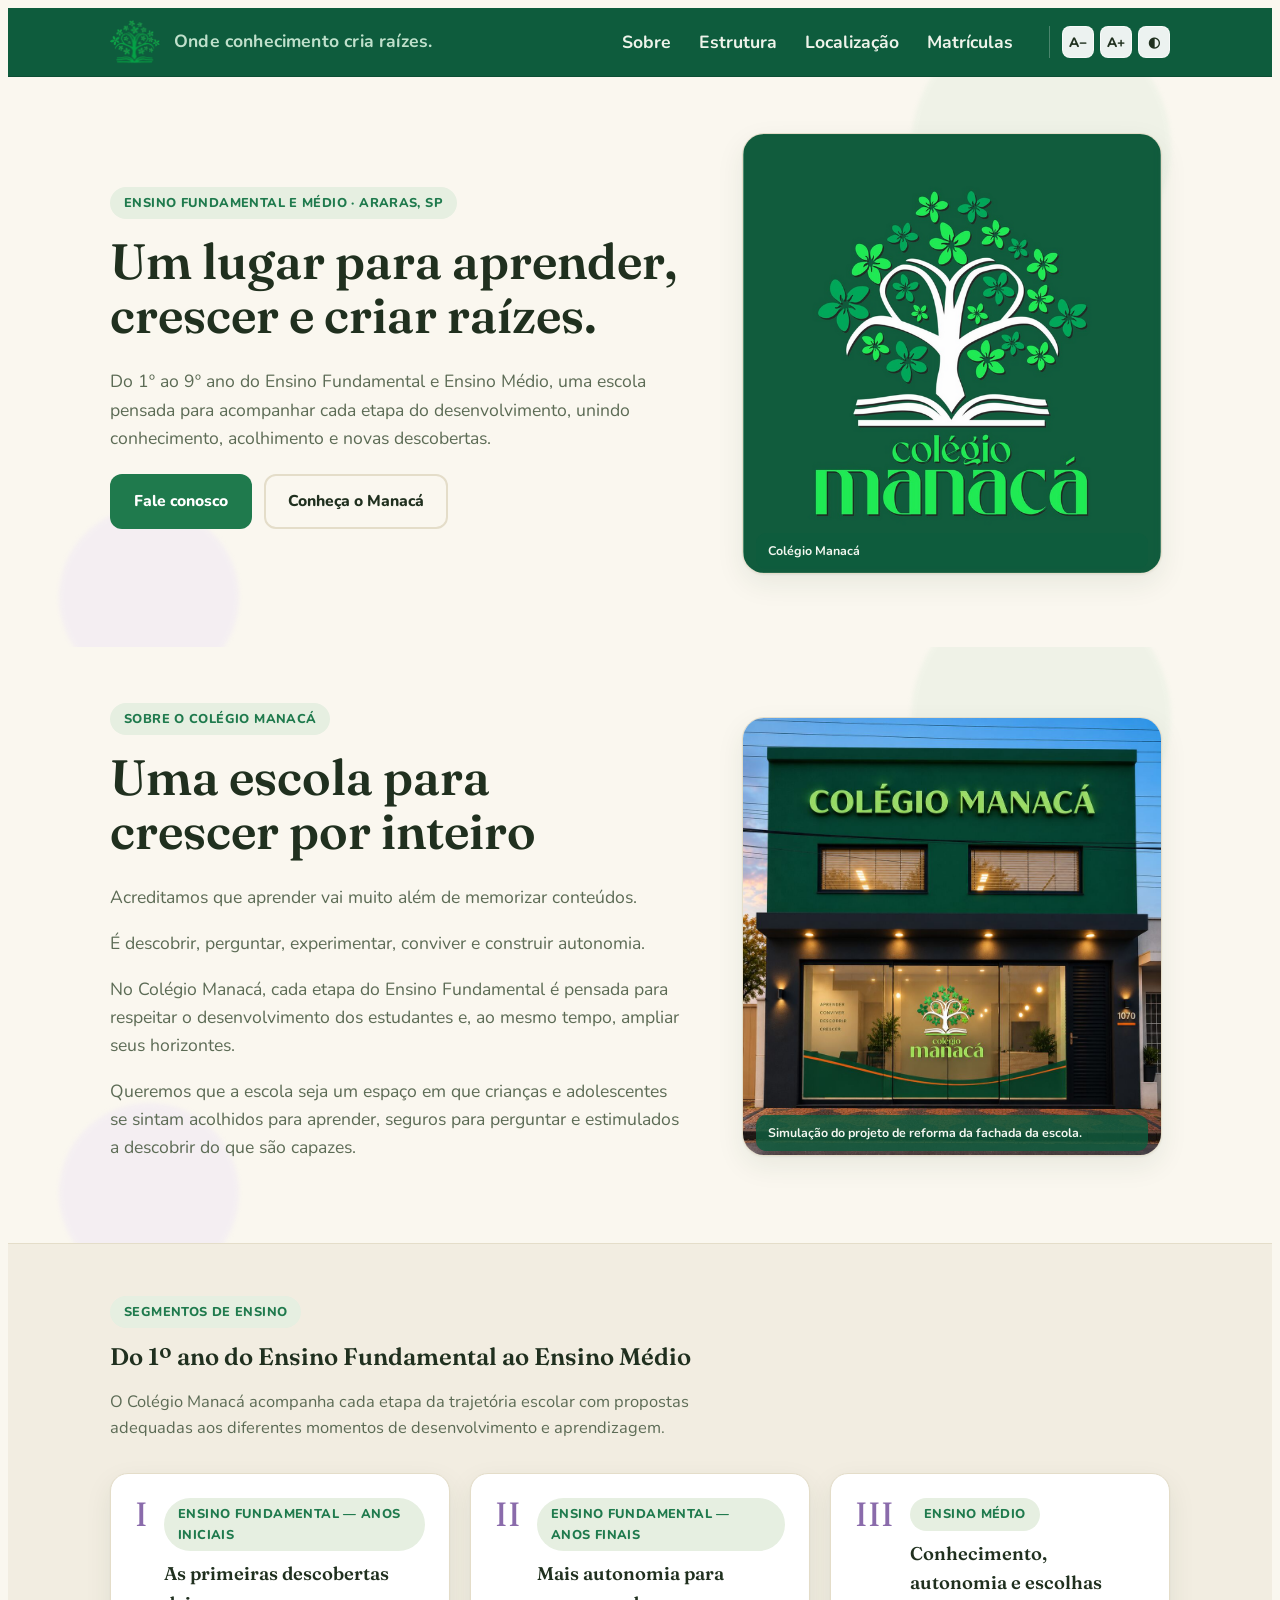
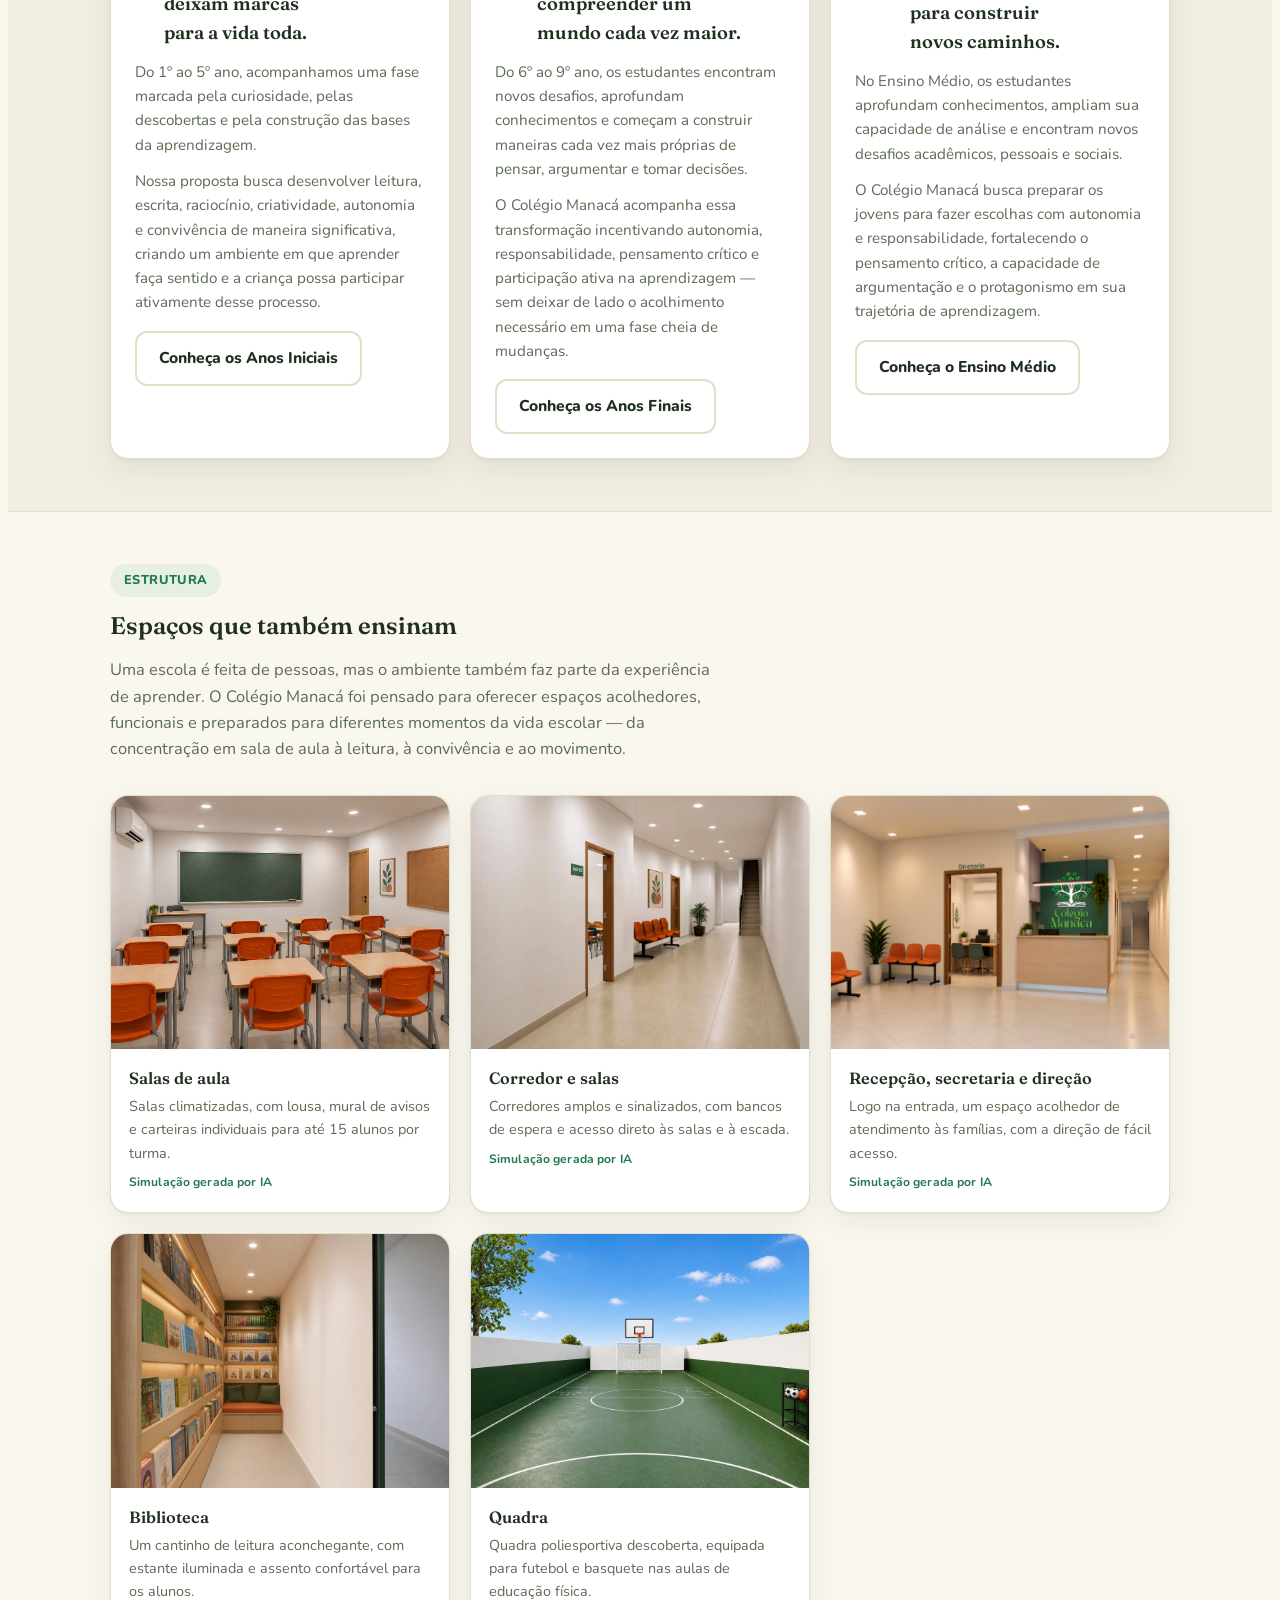
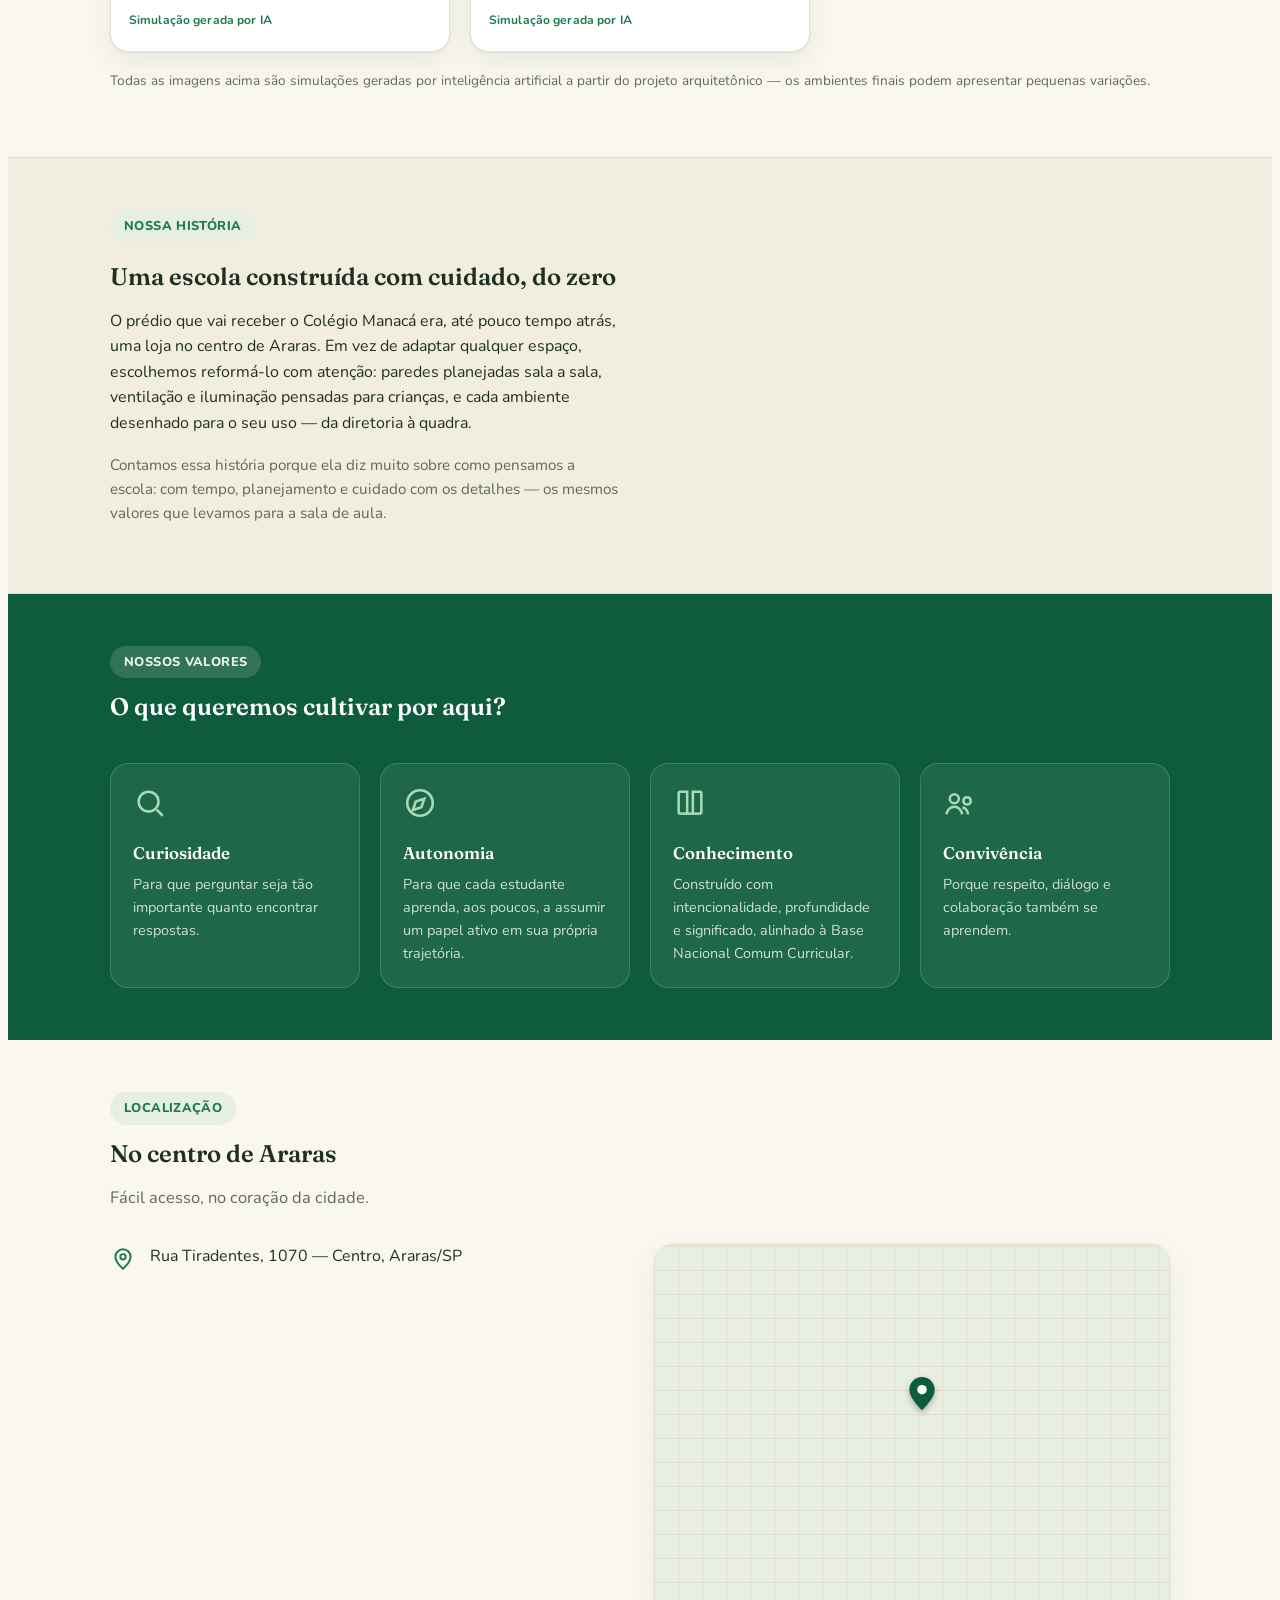
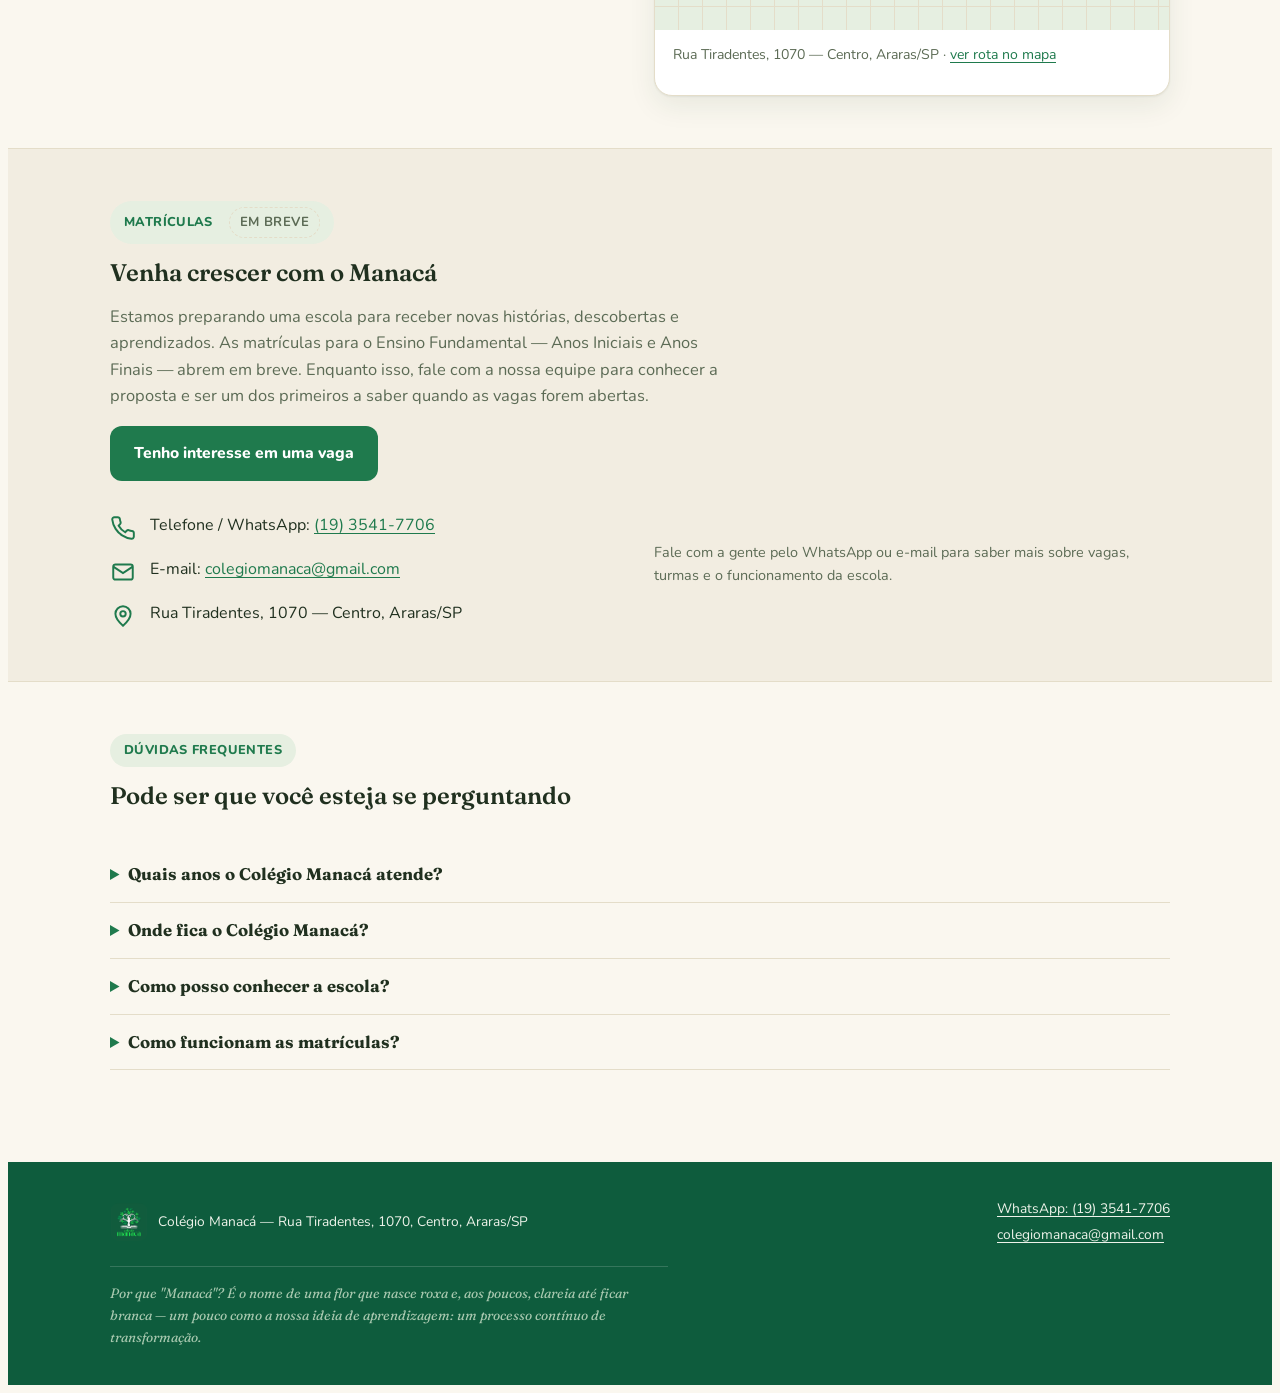
<file: index.html>
<!DOCTYPE html>
<html lang="pt-BR">
<head>
<meta charset="UTF-8">
<meta name="viewport" content="width=device-width, initial-scale=1.0">
<title>Colégio Manacá</title>
<link rel="stylesheet" href="style.css">
<link rel="preconnect" href="https://fonts.googleapis.com">
<link href="https://fonts.googleapis.com/css2?family=Fraunces:opsz,wght@9..144,500;9..144,600;9..144,700&family=Nunito:wght@400;600;700;800&display=swap" rel="stylesheet">
</head>
<body>
<a class="skip-link" href="#conteudo">Pular para o conteúdo</a>

<div lang="pt-BR">

<header class="site">
  <div class="wrap nav-row">
    <a class="brand" href="#topo">
      <img src="imagens/logo_placeholder2.png" alt="Logotipo do Colégio Manacá: árvore estilizada florida sobre um livro aberto, em fundo verde">
      <span class="brand-text"><span class="tagline">Onde conhecimento cria raízes.</span></span>
    </a>
    <nav class="primary" aria-label="Navegação principal">
      <a href="#sobre">Sobre</a>
      <a href="#estrutura">Estrutura</a>
      <a href="#localizacao">Localização</a>
      <a href="#matriculas">Matrículas</a>
    </nav>
    <div class="a11y-controls" role="group" aria-label="Preferências de acessibilidade">
      <button class="a11y-btn" id="btn-font-menos" aria-label="Diminuir tamanho da fonte">A−</button>
      <button class="a11y-btn" id="btn-font-mais" aria-label="Aumentar tamanho da fonte">A+</button>
      <button class="a11y-btn" id="btn-contraste" aria-pressed="false" aria-label="Ativar alto contraste">◐</button>
    </div>
  </div>
</header>

<main id="conteudo">

<section class="hero" id="topo">
  <div class="blob" style="width:260px;height:260px;background:var(--brand-soft);top:-60px;right:8%;"></div>
  <div class="blob" style="width:180px;height:180px;background:var(--bloom-soft);bottom:-40px;left:4%;animation-delay:2s;"></div>
  <div class="wrap hero-inner">
    <div>
      <span class="eyebrow">Ensino Fundamental e Médio · Araras, SP</span>
      <h1>Um lugar para aprender, crescer e criar raízes.</h1>
      <p class="lede">Do 1º ao 9º ano do Ensino Fundamental e Ensino Médio, uma escola pensada para acompanhar cada etapa do desenvolvimento, unindo conhecimento, acolhimento e novas descobertas.</p>
      <div class="cta-row">
        <a class="btn btn-primary" href="#matriculas">Fale conosco</a>
        <a class="btn btn-ghost" href="#sobre">Conheça o Manacá</a>
      </div>
    </div>
    <div class="hero-art">
      <img class="hero-photo" src="imagens/logo-colegio-manaca.png" alt="Logo Colégio Manacá">
      <span class="hero-photo-cap">Colégio Manacá</span>
    </div>
  </div>
</section>

<section class="hero" id="sobre">
  <div class="blob" style="width:260px;height:260px;background:var(--brand-soft);top:-60px;right:8%;"></div>
  <div class="blob" style="width:180px;height:180px;background:var(--bloom-soft);bottom:-40px;left:4%;animation-delay:2s;"></div>
    <div class="wrap hero-inner">
    <div>
      <span class="eyebrow">Sobre o Colégio Manacá</span>
      <h1>Uma escola para crescer por inteiro</h1>
      <p class="lede">Acreditamos que aprender vai muito além de memorizar conteúdos.</p>
      <p class="lede">É descobrir, perguntar, experimentar, conviver e construir autonomia.</p>
      <p class="lede">No Colégio Manacá, cada etapa do Ensino Fundamental é pensada para respeitar o desenvolvimento dos estudantes e, ao mesmo tempo, ampliar seus horizontes.</p>
      <p class="lede">Queremos que a escola seja um espaço em que crianças e adolescentes se sintam acolhidos para aprender, seguros para perguntar e estimulados a descobrir do que são capazes.</p>
    </div>
    <div class="hero-art">
      <img class="hero-photo" src="imagens/fachada.jpg" alt="Logo Colégio Manacá">
      <span class="hero-photo-cap">Simulação do projeto de reforma da fachada da escola.</span>
    </div>
    
  </div>
</section>

<section class="alt" id="segmentos">
  <div class="wrap">
    <div class="section-head">
      <span class="eyebrow">Segmentos de ensino</span>
      <h2>Do 1º ano do Ensino Fundamental ao Ensino Médio</h2>
      <p>
        O Colégio Manacá acompanha cada etapa da trajetória escolar com propostas
        adequadas aos diferentes momentos de desenvolvimento e aprendizagem.
      </p>
    </div>

    <div class="card-grid cols-3">

      <!-- ENSINO FUNDAMENTAL I -->
      <div class="card segment-card">
        <div class="segment">
          <span class="num" aria-hidden="true">I</span>
          <div>
            <span class="eyebrow" style="margin-bottom:8px;">
              Ensino Fundamental — Anos Iniciais
            </span>
            <h3>As primeiras descobertas deixam marcas para a vida toda.</h3>
          </div>
        </div>

        <p>
          Do 1º ao 5º ano, acompanhamos uma fase marcada pela curiosidade,
          pelas descobertas e pela construção das bases da aprendizagem.
        </p>

        <p>
          Nossa proposta busca desenvolver leitura, escrita, raciocínio,
          criatividade, autonomia e convivência de maneira significativa,
          criando um ambiente em que aprender faça sentido e a criança
          possa participar ativamente desse processo.
        </p>

        <a class="btn btn-ghost" href="#matriculas">
          Conheça os Anos Iniciais
        </a>
      </div>


      <!-- ENSINO FUNDAMENTAL II -->
      <div class="card segment-card">
        <div class="segment">
          <span class="num" aria-hidden="true">II</span>
          <div>
            <span class="eyebrow" style="margin-bottom:8px;">
              Ensino Fundamental — Anos Finais
            </span>
            <h3>Mais autonomia para compreender um mundo cada vez maior.</h3>
          </div>
        </div>

        <p>
          Do 6º ao 9º ano, os estudantes encontram novos desafios,
          aprofundam conhecimentos e começam a construir maneiras cada
          vez mais próprias de pensar, argumentar e tomar decisões.
        </p>

        <p>
          O Colégio Manacá acompanha essa transformação incentivando
          autonomia, responsabilidade, pensamento crítico e participação
          ativa na aprendizagem — sem deixar de lado o acolhimento
          necessário em uma fase cheia de mudanças.
        </p>

        <a class="btn btn-ghost" href="#matriculas">
          Conheça os Anos Finais
        </a>
      </div>


      <!-- ENSINO MÉDIO -->
      <div class="card segment-card">
        <div class="segment">
          <span class="num" aria-hidden="true">III</span>
          <div>
            <span class="eyebrow" style="margin-bottom:8px;">
              Ensino Médio
            </span>
            <h3>Conhecimento, autonomia e escolhas para construir novos caminhos.</h3>
          </div>
        </div>

        <p>
          No Ensino Médio, os estudantes aprofundam conhecimentos,
          ampliam sua capacidade de análise e encontram novos desafios
          acadêmicos, pessoais e sociais.
        </p>

        <p>
          O Colégio Manacá busca preparar os jovens para fazer escolhas
          com autonomia e responsabilidade, fortalecendo o pensamento
          crítico, a capacidade de argumentação e o protagonismo em sua
          trajetória de aprendizagem.
        </p>

        <a class="btn btn-ghost" href="#matriculas">
          Conheça o Ensino Médio
        </a>
      </div>

    </div>
  </div>
</section>

<section id="estrutura">
  <div class="wrap">
    <div class="section-head">
      <span class="eyebrow">Estrutura</span>
      <h2>Espaços que também ensinam</h2>
      <p>Uma escola é feita de pessoas, mas o ambiente também faz parte da experiência de aprender. O Colégio Manacá foi pensado para oferecer espaços acolhedores, funcionais e preparados para diferentes momentos da vida escolar — da concentração em sala de aula à leitura, à convivência e ao movimento.</p>
    </div>
    <div class="photo-grid">
      <figure class="photo-card">
        <img src="imagens/sala-de-aula.jpg" alt="Simulação de sala de aula com carteiras individuais laranja, lousa verde, ar condicionado de parede e mural de avisos">
        <figcaption>
          <h3>Salas de aula</h3>
          <p>Salas climatizadas, com lousa, mural de avisos e carteiras individuais para até 15 alunos por turma.</p>
          <span class="ai-tag">Simulação gerada por IA</span>
        </figcaption>
      </figure>
      <figure class="photo-card">
        <img src="imagens/corredor.jpg" alt="Simulação de corredor de acesso às salas de aula, com bancos de espera, quadro decorativo e escada ao fundo">
        <figcaption>
          <h3>Corredor e salas</h3>
          <p>Corredores amplos e sinalizados, com bancos de espera e acesso direto às salas e à escada.</p>
          <span class="ai-tag">Simulação gerada por IA</span>
        </figcaption>
      </figure>
      <figure class="photo-card">
        <img src="imagens/recepcao2.png" alt="Simulação da recepção da escola, com balcão de atendimento, sala da diretoria ao lado e bancos de espera">
        <figcaption>
          <h3>Recepção, secretaria e direção</h3>
          <p>Logo na entrada, um espaço acolhedor de atendimento às famílias, com a direção de fácil acesso.</p>
          <span class="ai-tag">Simulação gerada por IA</span>
        </figcaption>
      </figure>
      <figure class="photo-card">
        <img src="imagens/biblioteca.jpg" alt="Simulação de cantinho de leitura da biblioteca, com estante de livros iluminada e banco estofado">
        <figcaption>
          <h3>Biblioteca</h3>
          <p>Um cantinho de leitura aconchegante, com estante iluminada e assento confortável para os alunos.</p>
          <span class="ai-tag">Simulação gerada por IA</span>
        </figcaption>
      </figure>
      <figure class="photo-card">
        <img src="imagens/quadra.jpg" alt="Simulação da quadra poliesportiva descoberta, com trave de futebol, cesta de basquete e piso emborrachado verde">
        <figcaption>
          <h3>Quadra</h3>
          <p>Quadra poliesportiva descoberta, equipada para futebol e basquete nas aulas de educação física.</p>
          <span class="ai-tag">Simulação gerada por IA</span>
        </figcaption>
      </figure>
    </div>
    <p class="render-note">Todas as imagens acima são simulações geradas por inteligência artificial a partir do projeto arquitetônico — os ambientes finais podem apresentar pequenas variações.</p>
  </div>
</section>

<section class="alt">
  <div class="wrap story">
    <div>
      <span class="eyebrow">Nossa história</span>
      <h2>Uma escola construída com cuidado, do zero</h2>
      <p>O prédio que vai receber o Colégio Manacá era, até pouco tempo atrás, uma loja no centro de Araras. Em vez de adaptar qualquer espaço, escolhemos reformá-lo com atenção: paredes planejadas sala a sala, ventilação e iluminação pensadas para crianças, e cada ambiente desenhado para o seu uso — da diretoria à quadra.</p>
      <p style="color:var(--muted);font-size:.95rem;">Contamos essa história porque ela diz muito sobre como pensamos a escola: com tempo, planejamento e cuidado com os detalhes — os mesmos valores que levamos para a sala de aula.</p>
    </div>
    </div>
</section>

<section class="cultivar">
  <div class="wrap">
    <div class="section-head">
      <span class="eyebrow">Nossos valores</span>
      <h2>O que queremos cultivar por aqui?</h2>
    </div>
    <div class="card-grid cols-4">
      <div class="grow-card">
        <svg class="icon" viewBox="0 0 24 24" fill="none" stroke="currentColor" stroke-width="1.8" aria-hidden="true"><circle cx="11" cy="11" r="7"/><path d="m21 21-4.3-4.3"/></svg>
        <h3>Curiosidade</h3>
        <p>Para que perguntar seja tão importante quanto encontrar respostas.</p>
      </div>
      <div class="grow-card">
        <svg class="icon" viewBox="0 0 24 24" fill="none" stroke="currentColor" stroke-width="1.8" aria-hidden="true"><circle cx="12" cy="12" r="9"/><path d="m15 9-2 6-6 2 2-6 6-2Z"/></svg>
        <h3>Autonomia</h3>
        <p>Para que cada estudante aprenda, aos poucos, a assumir um papel ativo em sua própria trajetória.</p>
      </div>
      <div class="grow-card">
        <svg class="icon" viewBox="0 0 24 24" fill="none" stroke="currentColor" stroke-width="1.8" aria-hidden="true"><path d="M4 19.5V5a1 1 0 0 1 1-1h5v16"/><path d="M20 19.5V5a1 1 0 0 0-1-1h-5v16"/><path d="M4 19.5h16"/></svg>
        <h3>Conhecimento</h3>
        <p>Construído com intencionalidade, profundidade e significado, alinhado à Base Nacional Comum Curricular.</p>
      </div>
      <div class="grow-card">
        <svg class="icon" viewBox="0 0 24 24" fill="none" stroke="currentColor" stroke-width="1.8" aria-hidden="true"><circle cx="8" cy="9" r="3.2"/><circle cx="17" cy="10.5" r="2.6"/><path d="M2.5 20c.6-3.4 3-5.4 5.5-5.4s4.9 2 5.5 5.4"/><path d="M13.7 15.2c1.9.3 3.6 1.9 4 4.8"/></svg>
        <h3>Convivência</h3>
        <p>Porque respeito, diálogo e colaboração também se aprendem.</p>
      </div>
    </div>
  </div>
</section>

<section id="localizacao">
  <div class="wrap">
    <div class="section-head">
      <span class="eyebrow">Localização</span>
      <h2>No centro de Araras</h2>
      <p>Fácil acesso, no coração da cidade.</p>
    </div>
    <div class="contact-grid">
      <ul class="contact-list">
        <li>
          <svg class="icon" viewBox="0 0 24 24" fill="none" stroke="currentColor" stroke-width="1.8" aria-hidden="true"><path d="M12 21s-7-6.1-7-11a7 7 0 0 1 14 0c0 4.9-7 11-7 11Z"/><circle cx="12" cy="10" r="2.5"/></svg>
          <span>Rua Tiradentes, 1070 — Centro, Araras/SP</span>
        </li>
      </ul>
      <div class="map-card">
        <div class="map-visual" role="img" aria-label="Mapa esquemático indicando a localização do Colégio Manacá na Rua Tiradentes, 1070, Centro, Araras/SP">
          <div class="map-pin">
            <svg viewBox="0 0 24 24" fill="currentColor" aria-hidden="true"><path d="M12 22s8-7.5 8-13a8 8 0 1 0-16 0c0 5.5 8 13 8 13Z"/><circle cx="12" cy="9" r="3" fill="var(--surface)"/></svg>
          </div>
        </div>
        <p class="cap">Rua Tiradentes, 1070 — Centro, Araras/SP · <a href="https://www.google.com/maps/search/?api=1&query=Rua+Tiradentes+1070+Centro+Araras+SP" target="_blank" rel="noopener">ver rota no mapa</a></p>
      </div>
    </div>
  </div>
</section>

<section class="alt" id="matriculas">
  <div class="wrap">
    <div class="section-head">
      <span class="eyebrow">Matrículas <span class="placeholder-chip">Em breve</span></span>
      <h2>Venha crescer com o Manacá</h2>
      <p>Estamos preparando uma escola para receber novas histórias, descobertas e aprendizados. As matrículas para o Ensino Fundamental — Anos Iniciais e Anos Finais — abrem em breve. Enquanto isso, fale com a nossa equipe para conhecer a proposta e ser um dos primeiros a saber quando as vagas forem abertas.</p>
      <a class="btn btn-primary" href="#contato-canais">Tenho interesse em uma vaga</a>
    </div>
    <div class="contact-grid" id="contato-canais">
      <ul class="contact-list">
        <li>
          <svg class="icon" viewBox="0 0 24 24" fill="none" stroke="currentColor" stroke-width="1.8" aria-hidden="true"><path d="M22 16.9v3a2 2 0 0 1-2.2 2 19.8 19.8 0 0 1-8.6-3.1 19.5 19.5 0 0 1-6-6 19.8 19.8 0 0 1-3.1-8.6A2 2 0 0 1 4.1 2h3a2 2 0 0 1 2 1.7c.1.9.3 1.8.6 2.7a2 2 0 0 1-.4 2.1L8 9.9a16 16 0 0 0 6 6l1.4-1.4a2 2 0 0 1 2.1-.4c.9.3 1.8.5 2.7.6a2 2 0 0 1 1.8 2Z"/></svg>
          <span>Telefone / WhatsApp: <a href="https://wa.me/551935417706" target="_blank" rel="noopener">(19) 3541-7706</a></span>
        </li>
        <li>
          <svg class="icon" viewBox="0 0 24 24" fill="none" stroke="currentColor" stroke-width="1.8" aria-hidden="true"><rect x="3" y="5" width="18" height="14" rx="2"/><path d="m3 7 9 6 9-6"/></svg>
          <span>E-mail: <a href="mailto:colegiomanaca@gmail.com">colegiomanaca@gmail.com</a></span>
        </li>
        <li>
          <svg class="icon" viewBox="0 0 24 24" fill="none" stroke="currentColor" stroke-width="1.8" aria-hidden="true"><path d="M12 21s-7-6.1-7-11a7 7 0 0 1 14 0c0 4.9-7 11-7 11Z"/><circle cx="12" cy="10" r="2.5"/></svg>
          <span>Rua Tiradentes, 1070 — Centro, Araras/SP</span>
        </li>
      </ul>
      <p class="cap" style="align-self:center;color:var(--muted);font-size:.9rem;">Fale com a gente pelo WhatsApp ou e-mail para saber mais sobre vagas, turmas e o funcionamento da escola.</p>
    </div>
  </div>
</section>

<section class="faq">
  <div class="wrap">
    <div class="section-head">
      <span class="eyebrow">Dúvidas frequentes</span>
      <h2>Pode ser que você esteja se perguntando</h2>
    </div>
    <details>
      <summary>Quais anos o Colégio Manacá atende?</summary>
      <p>Atendemos estudantes do 1º ao 9º ano do Ensino Fundamental, contemplando Anos Iniciais e Anos Finais.</p>
    </details>
    <details>
      <summary>Onde fica o Colégio Manacá?</summary>
      <p>Rua Tiradentes, 1070, Centro, Araras/SP — em um prédio que está sendo totalmente reformado para receber a escola.</p>
    </details>
    <details>
      <summary>Como posso conhecer a escola?</summary>
      <p>Entre em contato com nossa equipe para conversar sobre a proposta do Colégio Manacá e consultar as possibilidades de visita.</p>
    </details>
    <details>
      <summary>Como funcionam as matrículas?</summary>
      <p>As matrículas ainda não estão abertas — em breve divulgaremos as datas e as etapas do processo. Se quiser, já pode falar com a nossa equipe pelo WhatsApp ou e-mail para manifestar interesse e ser avisado assim que as vagas abrirem.</p>
    </details>
  </div>
</section>

</main>

<footer class="site">
  <div class="wrap footer-row">
    <div class="footer-brand">
      <img src="imagens/logo-colegio-manaca.png" alt="Logotipo do Colégio Manacá">
      <span>Colégio Manacá — Rua Tiradentes, 1070, Centro, Araras/SP</span>
    </div>
    <div class="footer-contact">
      <a href="https://wa.me/551935417706" target="_blank" rel="noopener">WhatsApp: (19) 3541-7706</a>
      <a href="mailto:colegiomanaca@gmail.com">colegiomanaca@gmail.com</a>
    </div>
  </div>
  <div class="wrap">
    <p class="footer-note">Por que "Manacá"? É o nome de uma flor que nasce roxa e, aos poucos, clareia até ficar branca — um pouco como a nossa ideia de aprendizagem: um processo contínuo de transformação.</p>
  </div>
</footer>

</div>

<script>
(function(){
  var root = document.documentElement;
  var scale = 1;
  try{ var saved = localStorage.getItem('manaca-scale'); if(saved) scale = parseFloat(saved); }catch(e){}
  function applyScale(){ root.style.setProperty('--scale', scale.toFixed(2)); try{localStorage.setItem('manaca-scale', scale);}catch(e){} }
  applyScale();
  document.getElementById('btn-font-mais').addEventListener('click', function(){ scale = Math.min(1.4, scale + 0.1); applyScale(); });
  document.getElementById('btn-font-menos').addEventListener('click', function(){ scale = Math.max(0.85, scale - 0.1); applyScale(); });

  var contrastBtn = document.getElementById('btn-contraste');
  var alto = false;
  try{ alto = localStorage.getItem('manaca-contraste') === '1'; }catch(e){}
  function applyContrast(){
    if(alto){ root.setAttribute('data-contrast','alto'); contrastBtn.setAttribute('aria-pressed','true'); }
    else { root.removeAttribute('data-contrast'); contrastBtn.setAttribute('aria-pressed','false'); }
    try{ localStorage.setItem('manaca-contraste', alto ? '1':'0'); }catch(e){}
  }
  applyContrast();
  contrastBtn.addEventListener('click', function(){ alto = !alto; applyContrast(); });
})();
</script>
</body>
</html>
</file>
<file: style.css>
:root{
  --paper:#faf7ef;
  --surface:#ffffff;
  --surface-2:#f2ede1;
  --ink:#20301f;
  --muted:#5c6b55;
  --line:#e4ddc9;
  --brand-deep:#0e5c3d;
  --brand:#3d8a52;
  --brand-2:#1f7a4d;
  --brand-soft:#e6efe1;
  --bloom:#8a6bab;
  --bloom-soft:#efe7f5;
  --focus:#1a63c9;
  --shadow:0 1px 2px rgba(23,58,36,.06), 0 10px 28px rgba(23,58,36,.08);
  --radius:18px;
}
/* Site institucional: identidade visual fixa (clara), independente do tema do sistema —
   só muda com o botão de alto contraste abaixo. */
:root[data-contrast="alto"]{
  --paper:#ffffff;
  --surface:#ffffff;
  --surface-2:#f0f0f0;
  --ink:#000000;
  --muted:#000000;
  --line:#000000;
  --brand-deep:#000000;
  --brand:#0a5c24;
  --brand-2:#0a5c24;
  --brand-soft:#eaf6ea;
  --bloom:#4a2e63;
  --bloom-soft:#f1e9f7;
  --focus:#d7263d;
  --shadow:none;
}
*{box-sizing:border-box;}
html{scroll-behavior:smooth;}
@media (prefers-reduced-motion: reduce){ html{scroll-behavior:auto;} *{animation-duration:0.001ms !important; animation-iteration-count:1 !important; transition-duration:0.001ms !important;} }
body{
  background:var(--paper);
  color:var(--ink);
  font-family:'Nunito',ui-sans-serif,system-ui,sans-serif;
  font-size:calc(16px * var(--scale,1));
  line-height:1.6;
}
.wrap{max-width:1100px;margin:0 auto;padding-inline:20px;}
h1,h2,h3,h4{font-family:'Fraunces',ui-serif,Georgia,serif;font-weight:600;text-wrap:balance;color:var(--ink);margin:0 0 .5em;}
p{margin:0 0 1em;}
a{color:var(--brand-2);}
a:not(.btn):not(.chip){text-underline-offset:3px;}
:focus-visible{outline:3px solid var(--focus);outline-offset:2px;border-radius:4px;}
.skip-link{
  position:absolute;left:12px;top:-60px;background:var(--brand-deep);color:var(--paper);
  padding:10px 16px;border-radius:10px;z-index:100;transition:top .15s ease;font-weight:700;
}
.skip-link:focus{top:12px;}

/* header */
header.site{position:sticky;top:0;z-index:40;background:var(--brand-deep);border-bottom:1px solid rgba(0,0,0,.15);}
.nav-row{display:flex;align-items:center;gap:18px;padding-block:8px;flex-wrap:wrap;}
.brand{display:flex;align-items:center;gap:12px;text-decoration:none;color:#fff;flex-shrink:0;}
.brand img{width:52px;height:52px;border-radius:11px;object-fit:contain;display:block;}
.brand-text{display:flex;flex-direction:column;line-height:1.2;}
.brand-text .name{font-family:'Fraunces',serif;font-weight:600;font-size:1.08rem;color:#fff;}
.brand-text .tagline{font-size:1.1rem;color:#bfe0cb;font-weight:700;letter-spacing:.01em;}
@media (max-width:600px){.brand-text .tagline{display:none;}}
nav.primary{display:flex;gap:4px;flex-wrap:wrap;margin-left:auto;}
nav.primary a{
  color:#eef3ea;text-decoration:none;font-weight:700;font-size:1.1rem;
  padding:8px 12px;border-radius:999px;
}
nav.primary a:hover{background:rgba(255,255,255,.14);}
.a11y-controls{display:flex;align-items:center;gap:6px;border-left:1px solid rgba(255,255,255,.25);padding-left:12px;margin-left:6px;}
.a11y-btn{
  background:rgba(255,255,255,.92);color:var(--ink);border:1px solid rgba(255,255,255,.6);border-radius:8px;
  width:32px;height:32px;font-weight:800;font-family:'Nunito',sans-serif;cursor:pointer;font-size:.85rem;
}
.a11y-btn[aria-pressed="true"]{background:var(--bloom);color:#fff;border-color:var(--bloom);}
.a11y-btn:hover{filter:brightness(0.96);}
@media (max-width:760px){
  nav.primary{order:3;width:100%;justify-content:center;padding-top:4px;}
  .a11y-controls{margin-left:auto;}
}
@media (max-width:480px){
  .brand img{width:42px;height:42px;}
  .nav-row{gap:10px;}
}

/* hero */
.hero{position:relative;overflow:hidden;padding-block:56px 64px;}
.hero-inner{position:relative;z-index:1;display:grid;grid-template-columns:1.15fr .85fr;gap:36px;align-items:center;}
@media (max-width:820px){.hero-inner{grid-template-columns:1fr;}}
.eyebrow{display:inline-flex;align-items:center;gap:8px;background:var(--brand-soft);color:var(--brand-2);font-weight:800;font-size:.8rem;letter-spacing:.03em;text-transform:uppercase;padding:6px 14px;border-radius:999px;margin-bottom:16px;}
.hero h1{font-size:clamp(2rem,4.4vw,3.1rem);line-height:1.08;}
.hero .lede{font-size:1.1rem;color:var(--muted);max-width:52ch;}
.cta-row{display:flex;gap:12px;flex-wrap:wrap;margin-top:22px;}
.btn{
  display:inline-flex;align-items:center;gap:8px;font-weight:800;text-decoration:none;
  padding:13px 22px;border-radius:12px;font-size:.98rem;border:2px solid transparent;
}
.btn-primary{background:var(--brand-2);color:#fff;}
.btn-primary:hover{background:var(--brand-deep);}
.btn-ghost{background:transparent;color:var(--ink);border-color:var(--line);}
.btn-ghost:hover{background:var(--surface-2);}
.hero-art{position:relative;max-width:420px;margin-inline:auto;border-radius: 25px;}
.hero-photo{width:100%;height:100%;object-fit:cover;border-radius:22px;box-shadow:var(--shadow);border:1px solid var(--line);}
.hero-photo-cap{position:absolute;left:14px;right:14px;bottom:14px;background:color-mix(in srgb, var(--brand-deep) 82%, transparent);color:#f2f6ef;font-size:.78rem;font-weight:700;padding:8px 12px;border-radius:10px;}
.blob{position:absolute;border-radius:50%;filter:blur(2px);opacity:.5;z-index:0;}
@media (prefers-reduced-motion: no-preference){
  .blob{animation:float 9s ease-in-out infinite;}
}
@keyframes float{0%,100%{transform:translateY(0)}50%{transform:translateY(-14px)}}

section{padding-block:52px;}
.section-head{max-width:62ch;margin-bottom:32px;}
.section-head .eyebrow{margin-bottom:10px;}
.section-head p{color:var(--muted);font-size:1.03rem;}

.card-grid{display:grid;gap:20px;}
.card-grid.cols-2{grid-template-columns:repeat(2,1fr);}
.card-grid.cols-3{grid-template-columns:repeat(3,1fr);}
.card-grid.cols-4{grid-template-columns:repeat(4,1fr);}
@media (max-width:880px){.card-grid.cols-3,.card-grid.cols-4{grid-template-columns:repeat(2,1fr);}}
@media (max-width:600px){.card-grid.cols-2,.card-grid.cols-3,.card-grid.cols-4{grid-template-columns:1fr;}}

.card{background:var(--surface);border:1px solid var(--line);border-radius:var(--radius);padding:24px;box-shadow:var(--shadow);}

.photo-grid{display:grid;grid-template-columns:repeat(3,1fr);gap:20px;margin:0;}
@media (max-width:880px){.photo-grid{grid-template-columns:repeat(2,1fr);}}
@media (max-width:600px){.photo-grid{grid-template-columns:1fr;}}
.photo-card{margin:0;background:var(--surface);border:1px solid var(--line);border-radius:var(--radius);overflow:hidden;box-shadow:var(--shadow);display:flex;flex-direction:column;}
.photo-card img{width:100%;aspect-ratio:4/3;object-fit:cover;display:block;}
.photo-card figcaption{padding:16px 18px 18px;}
.photo-card h3{font-size:1.02rem;margin-bottom:4px;}
.photo-card p{color:var(--muted);font-size:.9rem;margin:0;}
.render-note{margin-top:18px;font-size:.85rem;color:var(--muted);}
.ai-tag{display:inline-block;margin-top:8px;font-size:.76rem;font-weight:700;color:var(--brand-2);letter-spacing:.01em;}
.card .icon{width:44px;height:44px;color:var(--brand-2);margin-bottom:14px;}
.card h3{font-size:1.1rem;margin-bottom:6px;}
.card p{color:var(--muted);font-size:.94rem;margin-bottom:0;}

.segment-card{display:flex;flex-direction:column;gap:12px;}
.segment-card p{font-size:.95rem;}
.segment-card .btn{align-self:flex-start;margin-top:4px;}
.segment{display:flex;gap:16px;align-items:flex-start;}
.segment .num{font-family:'Fraunces',serif;font-size:2.1rem;color:var(--bloom);flex-shrink:0;line-height:1;}
.segment h3{font-size:1.15rem;margin:0;}

section.alt{background:var(--surface-2);border-block:1px solid var(--line);}

.story{display:grid;grid-template-columns:1fr 1fr;gap:40px;align-items:center;}
@media (max-width:820px){.story{grid-template-columns:1fr;}}
.story-art{background:var(--brand-soft);border-radius:var(--radius);padding:28px;}
.story-art svg{width:100%;height:auto;}
blockquote.bloom-note{
  border-left:4px solid var(--bloom);background:var(--bloom-soft);padding:16px 20px;border-radius:0 12px 12px 0;
  font-family:'Fraunces',serif;font-style:italic;font-size:1.05rem;margin:20px 0 0;color:var(--ink);
}

.placeholder-chip{
  display:inline-flex;align-items:center;gap:6px;font-size:.82rem;font-weight:700;color:var(--muted);
  border:1.5px dashed var(--line);padding:4px 10px;border-radius:999px;margin-left:8px;
}

.contact-grid{display:grid;grid-template-columns:1fr 1fr;gap:28px;}
@media (max-width:820px){.contact-grid{grid-template-columns:1fr;}}
.contact-list{list-style:none;padding:0;margin:0;display:flex;flex-direction:column;gap:16px;}
.contact-list li{display:flex;gap:14px;align-items:flex-start;}
.contact-list .icon{width:26px;height:26px;color:var(--brand-2);flex-shrink:0;margin-top:2px;}
.map-card{border-radius:var(--radius);overflow:hidden;border:1px solid var(--line);background:var(--surface);box-shadow:var(--shadow);}
.map-visual{aspect-ratio:4/3;background:
    repeating-linear-gradient(0deg, transparent, transparent 23px, var(--line) 23px, var(--line) 24px),
    repeating-linear-gradient(90deg, transparent, transparent 23px, var(--line) 23px, var(--line) 24px),
    var(--brand-soft);
  position:relative;
}
.map-pin{position:absolute;left:52%;top:46%;transform:translate(-50%,-100%);}
.map-pin svg{width:38px;height:38px;color:var(--brand-deep);filter:drop-shadow(0 3px 3px rgba(0,0,0,.25));}
.map-card .cap{padding:14px 18px;font-size:.88rem;color:var(--muted);}

footer.site{background:var(--brand-deep);color:#eef3ea;padding-block:36px;margin-top:40px;}
footer.site a{color:#eef3ea;}
.footer-row{display:flex;justify-content:space-between;flex-wrap:wrap;gap:16px;font-size:.86rem;}
.footer-brand{display:flex;align-items:center;gap:10px;}
.footer-brand img{width:38px;height:38px;border-radius:9px;object-fit:contain;}
.footer-contact{display:flex;flex-direction:column;gap:4px;font-size:.86rem;}
.footer-contact a{color:#eef3ea;text-decoration:underline;text-underline-offset:2px;}
.footer-note{margin:20px 0 0;padding-top:16px;border-top:1px solid rgba(255,255,255,.16);font-family:'Fraunces',serif;font-style:italic;font-size:.85rem;color:#a9c9b0;max-width:62ch;}

section.cultivar{background:var(--brand-deep);color:#eef3ea;}
section.cultivar .section-head{margin-bottom:36px;}
section.cultivar .eyebrow{background:rgba(255,255,255,.14);color:#eef3ea;}
section.cultivar h2{color:#fff;}
section.cultivar .card-grid.cols-4 .grow-card{background:rgba(255,255,255,.07);border:1px solid rgba(255,255,255,.16);border-radius:var(--radius);padding:22px;}
.grow-card .icon{width:34px;height:34px;color:#a9dab6;margin-bottom:12px;}
.grow-card h3{color:#fff;font-size:1.05rem;margin-bottom:6px;}
.grow-card p{color:#cfe0d1;font-size:.9rem;margin:0;}

.faq details{border-bottom:1px solid var(--line);padding-block:14px;}
.faq summary{cursor:pointer;font-weight:700;font-family:'Fraunces',serif;font-size:1.05rem;}
.faq summary::marker{color:var(--brand-2);}
.faq p{margin-top:10px;color:var(--muted);}
</file>
